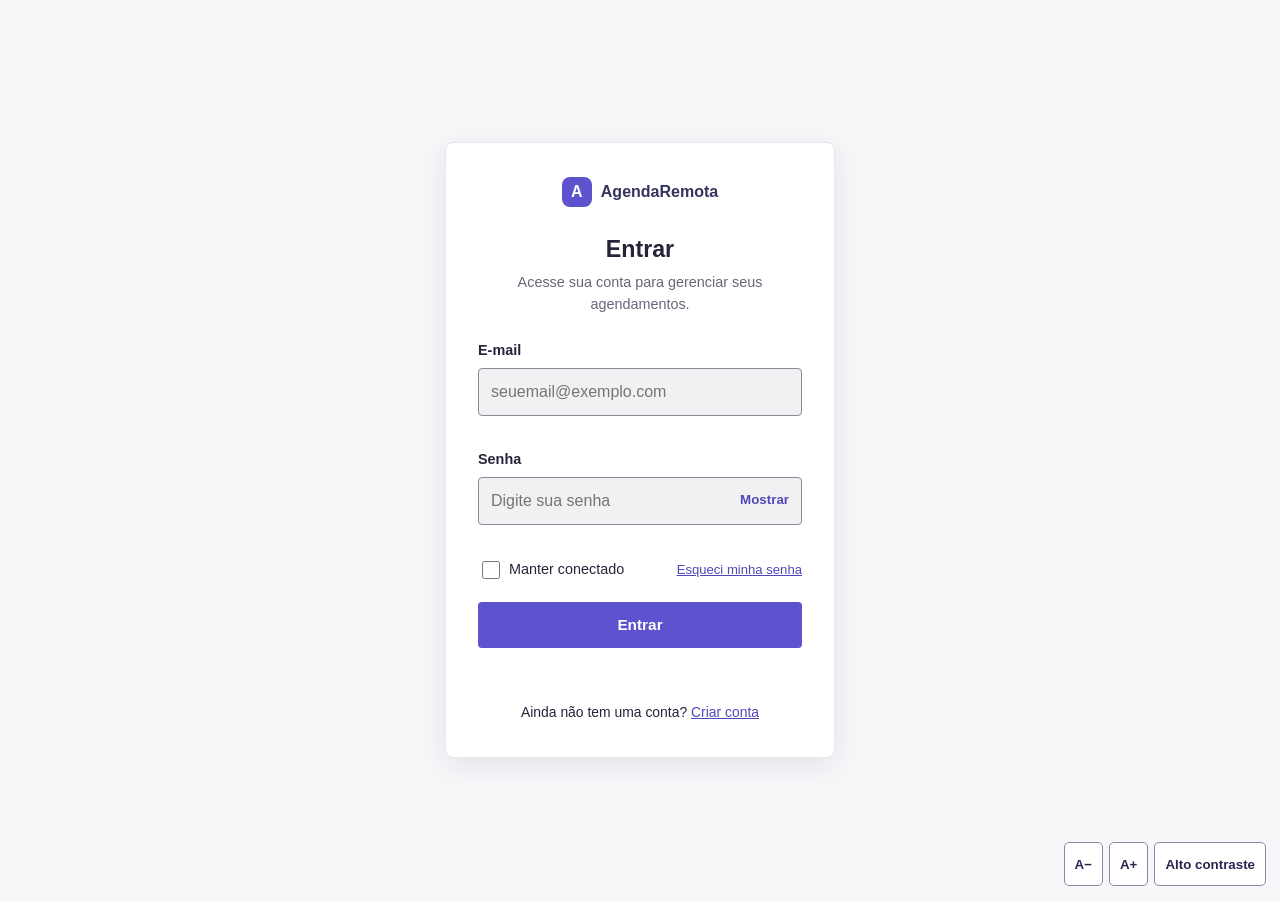
<file: index.html>
<!DOCTYPE html>
<html lang="pt-BR">
<head>
  <meta charset="UTF-8">
  <meta name="viewport" content="width=device-width, initial-scale=1.0">
  <meta name="description" content="Acesso ao portal AgendaRemota.">
  <title>Login | AgendaRemota</title>
  <link rel="stylesheet" href="style.css">
</head>
<body>
  <a class="skip-link" href="#login-form">Pular para o formulário de acesso</a>
  <main class="page">
    <section class="login" aria-labelledby="page-title">
      <div class="brand"><span class="brand-mark" aria-hidden="true">A</span><span>AgendaRemota</span></div>
      <h1 id="page-title">Entrar</h1>
      <p class="subtitle">Acesse sua conta para gerenciar seus agendamentos.</p>

      <!-- 1) LOGIN -->
      <form id="login-form" novalidate>
        <div class="field">
          <label for="email">E-mail</label>
          <input id="email" name="email" type="email" autocomplete="username" placeholder="seuemail@exemplo.com" required aria-describedby="email-error">
          <small class="error" id="email-error"></small>
        </div>
        <div class="field">
          <label for="password">Senha</label>
          <div class="password-wrap">
            <input id="password" name="password" type="password" autocomplete="current-password" placeholder="Digite sua senha" required aria-describedby="password-error">
            <button class="show-password" type="button" id="toggle-password" aria-label="Mostrar senha" aria-pressed="false">Mostrar</button>
          </div>
          <small class="error" id="password-error"></small>
        </div>
        <div class="options">
          <label class="remember"><input type="checkbox" id="remember"> <span>Manter conectado</span></label>
          <button class="text-button" type="button" id="forgot">Esqueci minha senha</button>
        </div>
        <button class="submit" type="submit" id="btn-entrar">Entrar</button>
        <p class="status" id="login-status" role="status" aria-live="polite"></p>
      </form>

      <!-- 2) VERIFICAÇÃO EM DUAS ETAPAS (MFA) -->
      <section class="mfa hidden" id="mfa-section" aria-labelledby="mfa-title">
        <h2 id="mfa-title">Verificação adicional</h2>
        <p>Para esta demonstração, confirme o código de seis dígitos abaixo.</p>
        <p class="demo-code">Código de demonstração: <strong>123456</strong></p>
        <label for="mfa-code">Código de verificação</label>
        <input id="mfa-code" inputmode="numeric" autocomplete="one-time-code" maxlength="6" placeholder="000000" aria-describedby="mfa-error">
        <small class="error" id="mfa-error" role="alert"></small>
        <button class="submit" id="verify-mfa" type="button">Confirmar código</button>
        <button class="text-button" id="mfa-back" type="button">Voltar</button>
      </section>

      <!-- 3) CADASTRO (criar conta) -->
      <section class="cadastro hidden" id="cadastro-section" aria-label="Criar conta">
        <form id="cadastro-form" novalidate>
          <div class="field">
            <label for="reg-nome">Nome completo</label>
            <input id="reg-nome" type="text" autocomplete="name" placeholder="Maria Souza" required aria-describedby="reg-nome-error">
            <small class="error" id="reg-nome-error"></small>
          </div>
          <div class="field">
            <label for="reg-email">E-mail</label>
            <input id="reg-email" type="email" autocomplete="email" placeholder="seuemail@exemplo.com" required aria-describedby="reg-email-error">
            <small class="error" id="reg-email-error"></small>
          </div>
          <div class="field">
            <label for="reg-telefone">Telefone (opcional)</label>
            <input id="reg-telefone" type="tel" inputmode="numeric" autocomplete="tel" placeholder="21 99999-9999" aria-describedby="reg-telefone-error">
            <small class="error" id="reg-telefone-error"></small>
          </div>
          <div class="field">
            <label for="reg-senha">Senha</label>
            <input id="reg-senha" type="password" autocomplete="new-password" placeholder="Mínimo de 6 caracteres" required aria-describedby="reg-senha-error">
            <small class="error" id="reg-senha-error"></small>
          </div>
          <div class="field">
            <label for="reg-confirma">Confirmar senha</label>
            <input id="reg-confirma" type="password" autocomplete="new-password" placeholder="Repita a senha" required aria-describedby="reg-confirma-error">
            <small class="error" id="reg-confirma-error"></small>
          </div>
          <div class="field">
            <label class="consent"><input type="checkbox" id="reg-aceite" aria-describedby="reg-aceite-error"> <span>Concordo em usar meus dados apenas para o atendimento no AgendaRemota.</span></label>
            <small class="error" id="reg-aceite-error"></small>
          </div>
          <button class="submit" type="submit" id="btn-cadastrar">Criar conta</button>
          <p class="status" id="cadastro-status" role="status" aria-live="polite"></p>
        </form>
        <button class="text-button" id="voltar-login" type="button">Já tenho conta, entrar</button>
      </section>

      <p class="signup" id="signup">Ainda não tem uma conta? <a href="#" id="register">Criar conta</a></p>
    </section>
  </main>

  <div id="anuncio" class="sr-only" role="status" aria-live="polite"></div>

  <div class="accessibility-tools" role="group" aria-label="Opções de acessibilidade">
    <button type="button" id="font-decrease" aria-label="Diminuir tamanho da fonte">A−</button>
    <button type="button" id="font-increase" aria-label="Aumentar tamanho da fonte">A+</button>
    <button type="button" id="contrast-toggle" aria-pressed="false">Alto contraste</button>
  </div>

  <script src="comum.js"></script>
  <script src="script.js"></script>
</body>
</html>
</file>
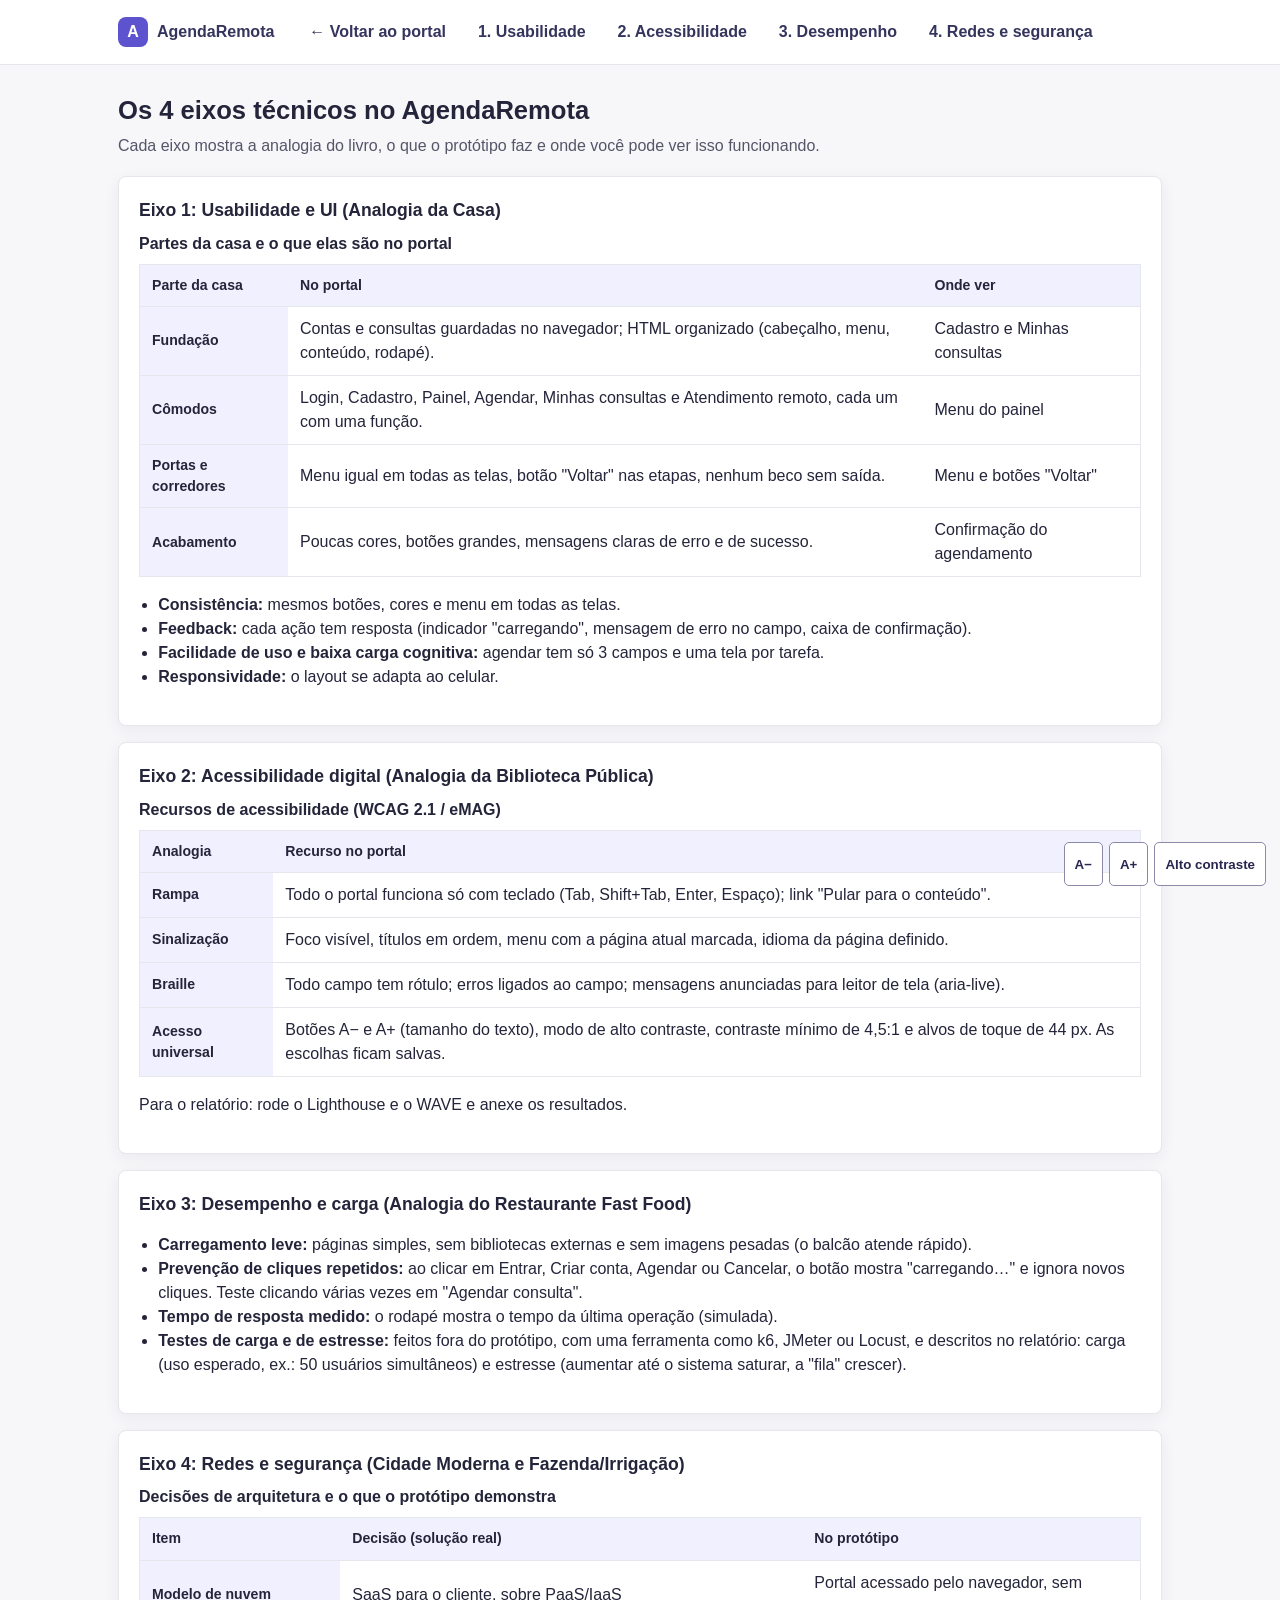
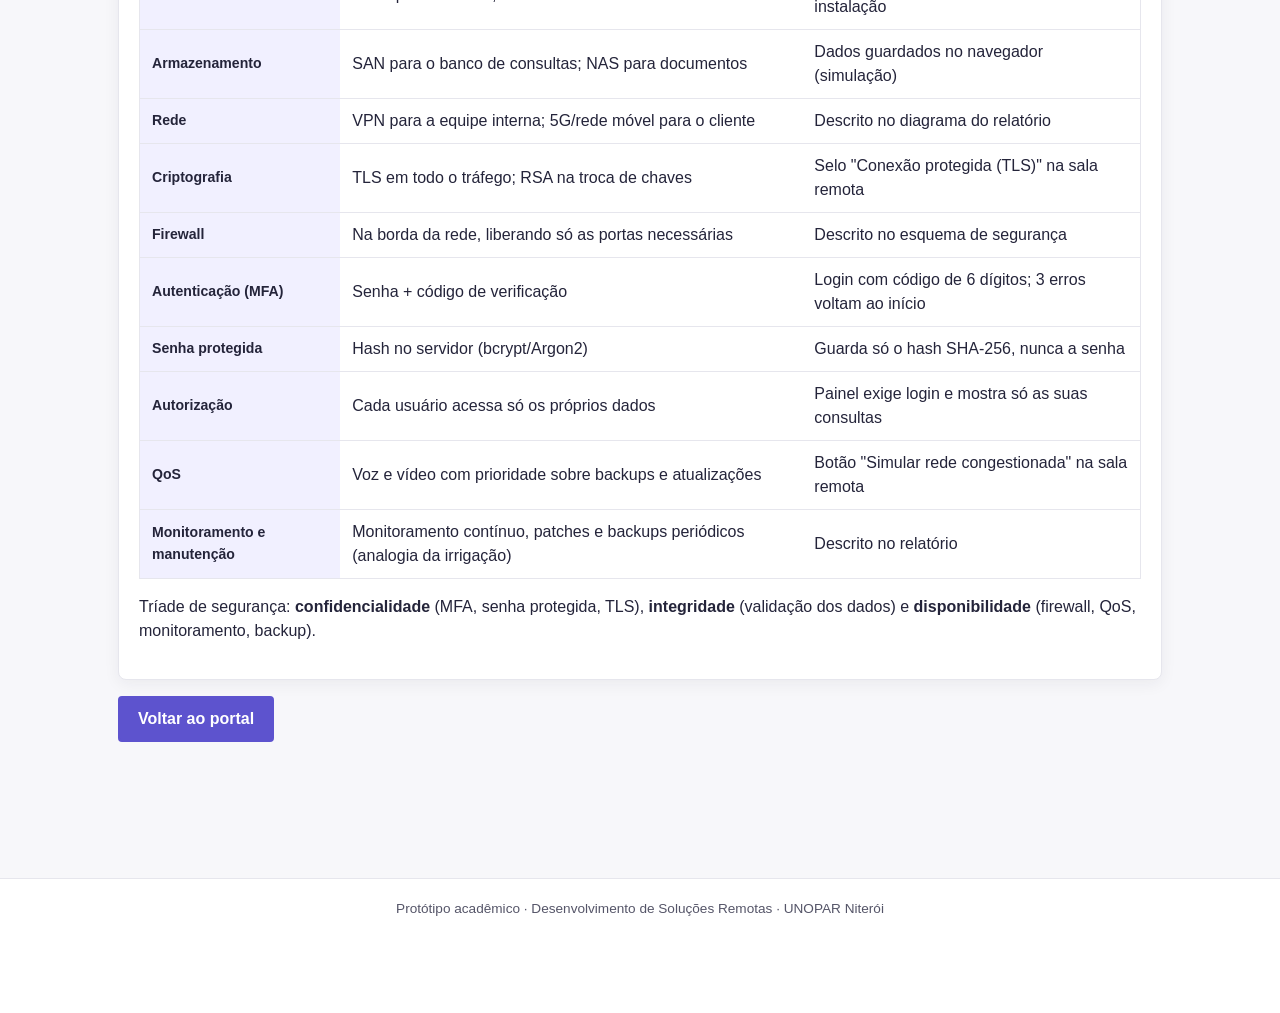
<file: eixos.html>
<!DOCTYPE html>
<html lang="pt-BR">
<head>
  <meta charset="UTF-8">
  <meta name="viewport" content="width=device-width, initial-scale=1.0">
  <meta name="description" content="Como o protótipo AgendaRemota atende aos 4 eixos técnicos do projeto.">
  <title>Os 4 eixos técnicos | AgendaRemota</title>
  <link rel="stylesheet" href="style.css">
</head>
<body>
  <a class="skip-link" href="#conteudo">Pular para o conteúdo principal</a>

  <header class="topo">
    <div class="topo-in">
      <div class="brand"><span class="brand-mark" aria-hidden="true">A</span><span>AgendaRemota</span></div>
      <nav class="menu" aria-label="Navegação principal">
        <a href="index.html">← Voltar ao portal</a>
        <a href="#eixo1">1. Usabilidade</a>
        <a href="#eixo2">2. Acessibilidade</a>
        <a href="#eixo3">3. Desempenho</a>
        <a href="#eixo4">4. Redes e segurança</a>
      </nav>
    </div>
  </header>

  <main id="conteudo" class="painel">
    <h1>Os 4 eixos técnicos no AgendaRemota</h1>
    <p class="lead">Cada eixo mostra a analogia do livro, o que o protótipo faz e onde você pode ver isso funcionando.</p>

    <section id="eixo1" aria-labelledby="t1" class="cartao">
      <h2 id="t1">Eixo 1: Usabilidade e UI (Analogia da Casa)</h2>
      <div class="tabela-wrap"><table>
        <caption>Partes da casa e o que elas são no portal</caption>
        <thead><tr><th scope="col">Parte da casa</th><th scope="col">No portal</th><th scope="col">Onde ver</th></tr></thead>
        <tbody>
          <tr><th scope="row">Fundação</th><td>Contas e consultas guardadas no navegador; HTML organizado (cabeçalho, menu, conteúdo, rodapé).</td><td>Cadastro e Minhas consultas</td></tr>
          <tr><th scope="row">Cômodos</th><td>Login, Cadastro, Painel, Agendar, Minhas consultas e Atendimento remoto, cada um com uma função.</td><td>Menu do painel</td></tr>
          <tr><th scope="row">Portas e corredores</th><td>Menu igual em todas as telas, botão "Voltar" nas etapas, nenhum beco sem saída.</td><td>Menu e botões "Voltar"</td></tr>
          <tr><th scope="row">Acabamento</th><td>Poucas cores, botões grandes, mensagens claras de erro e de sucesso.</td><td>Confirmação do agendamento</td></tr>
        </tbody>
      </table></div>
      <ul>
        <li><strong>Consistência:</strong> mesmos botões, cores e menu em todas as telas.</li>
        <li><strong>Feedback:</strong> cada ação tem resposta (indicador "carregando", mensagem de erro no campo, caixa de confirmação).</li>
        <li><strong>Facilidade de uso e baixa carga cognitiva:</strong> agendar tem só 3 campos e uma tela por tarefa.</li>
        <li><strong>Responsividade:</strong> o layout se adapta ao celular.</li>
      </ul>
    </section>

    <section id="eixo2" aria-labelledby="t2" class="cartao">
      <h2 id="t2">Eixo 2: Acessibilidade digital (Analogia da Biblioteca Pública)</h2>
      <div class="tabela-wrap"><table>
        <caption>Recursos de acessibilidade (WCAG 2.1 / eMAG)</caption>
        <thead><tr><th scope="col">Analogia</th><th scope="col">Recurso no portal</th></tr></thead>
        <tbody>
          <tr><th scope="row">Rampa</th><td>Todo o portal funciona só com teclado (Tab, Shift+Tab, Enter, Espaço); link "Pular para o conteúdo".</td></tr>
          <tr><th scope="row">Sinalização</th><td>Foco visível, títulos em ordem, menu com a página atual marcada, idioma da página definido.</td></tr>
          <tr><th scope="row">Braille</th><td>Todo campo tem rótulo; erros ligados ao campo; mensagens anunciadas para leitor de tela (aria-live).</td></tr>
          <tr><th scope="row">Acesso universal</th><td>Botões A− e A+ (tamanho do texto), modo de alto contraste, contraste mínimo de 4,5:1 e alvos de toque de 44 px. As escolhas ficam salvas.</td></tr>
        </tbody>
      </table></div>
      <p>Para o relatório: rode o Lighthouse e o WAVE e anexe os resultados.</p>
    </section>

    <section id="eixo3" aria-labelledby="t3" class="cartao">
      <h2 id="t3">Eixo 3: Desempenho e carga (Analogia do Restaurante Fast Food)</h2>
      <ul>
        <li><strong>Carregamento leve:</strong> páginas simples, sem bibliotecas externas e sem imagens pesadas (o balcão atende rápido).</li>
        <li><strong>Prevenção de cliques repetidos:</strong> ao clicar em Entrar, Criar conta, Agendar ou Cancelar, o botão mostra "carregando…" e ignora novos cliques. Teste clicando várias vezes em "Agendar consulta".</li>
        <li><strong>Tempo de resposta medido:</strong> o rodapé mostra o tempo da última operação (simulada).</li>
        <li><strong>Testes de carga e de estresse:</strong> feitos fora do protótipo, com uma ferramenta como k6, JMeter ou Locust, e descritos no relatório: carga (uso esperado, ex.: 50 usuários simultâneos) e estresse (aumentar até o sistema saturar, a "fila" crescer).</li>
      </ul>
    </section>

    <section id="eixo4" aria-labelledby="t4" class="cartao">
      <h2 id="t4">Eixo 4: Redes e segurança (Cidade Moderna e Fazenda/Irrigação)</h2>
      <div class="tabela-wrap"><table>
        <caption>Decisões de arquitetura e o que o protótipo demonstra</caption>
        <thead><tr><th scope="col">Item</th><th scope="col">Decisão (solução real)</th><th scope="col">No protótipo</th></tr></thead>
        <tbody>
          <tr><th scope="row">Modelo de nuvem</th><td>SaaS para o cliente, sobre PaaS/IaaS</td><td>Portal acessado pelo navegador, sem instalação</td></tr>
          <tr><th scope="row">Armazenamento</th><td>SAN para o banco de consultas; NAS para documentos</td><td>Dados guardados no navegador (simulação)</td></tr>
          <tr><th scope="row">Rede</th><td>VPN para a equipe interna; 5G/rede móvel para o cliente</td><td>Descrito no diagrama do relatório</td></tr>
          <tr><th scope="row">Criptografia</th><td>TLS em todo o tráfego; RSA na troca de chaves</td><td>Selo "Conexão protegida (TLS)" na sala remota</td></tr>
          <tr><th scope="row">Firewall</th><td>Na borda da rede, liberando só as portas necessárias</td><td>Descrito no esquema de segurança</td></tr>
          <tr><th scope="row">Autenticação (MFA)</th><td>Senha + código de verificação</td><td>Login com código de 6 dígitos; 3 erros voltam ao início</td></tr>
          <tr><th scope="row">Senha protegida</th><td>Hash no servidor (bcrypt/Argon2)</td><td>Guarda só o hash SHA-256, nunca a senha</td></tr>
          <tr><th scope="row">Autorização</th><td>Cada usuário acessa só os próprios dados</td><td>Painel exige login e mostra só as suas consultas</td></tr>
          <tr><th scope="row">QoS</th><td>Voz e vídeo com prioridade sobre backups e atualizações</td><td>Botão "Simular rede congestionada" na sala remota</td></tr>
          <tr><th scope="row">Monitoramento e manutenção</th><td>Monitoramento contínuo, patches e backups periódicos (analogia da irrigação)</td><td>Descrito no relatório</td></tr>
        </tbody>
      </table></div>
      <p>Tríade de segurança: <strong>confidencialidade</strong> (MFA, senha protegida, TLS), <strong>integridade</strong> (validação dos dados) e <strong>disponibilidade</strong> (firewall, QoS, monitoramento, backup).</p>
    </section>

    <p><a class="botao" href="index.html">Voltar ao portal</a></p>
  </main>

  <footer class="rodape">
    <p>Protótipo acadêmico · Desenvolvimento de Soluções Remotas · UNOPAR Niterói</p>
  </footer>

  <div class="accessibility-tools" role="group" aria-label="Opções de acessibilidade">
    <button type="button" id="font-decrease" aria-label="Diminuir tamanho da fonte">A−</button>
    <button type="button" id="font-increase" aria-label="Aumentar tamanho da fonte">A+</button>
    <button type="button" id="contrast-toggle" aria-pressed="false">Alto contraste</button>
  </div>

  <script src="comum.js"></script>
</body>
</html>
</file>
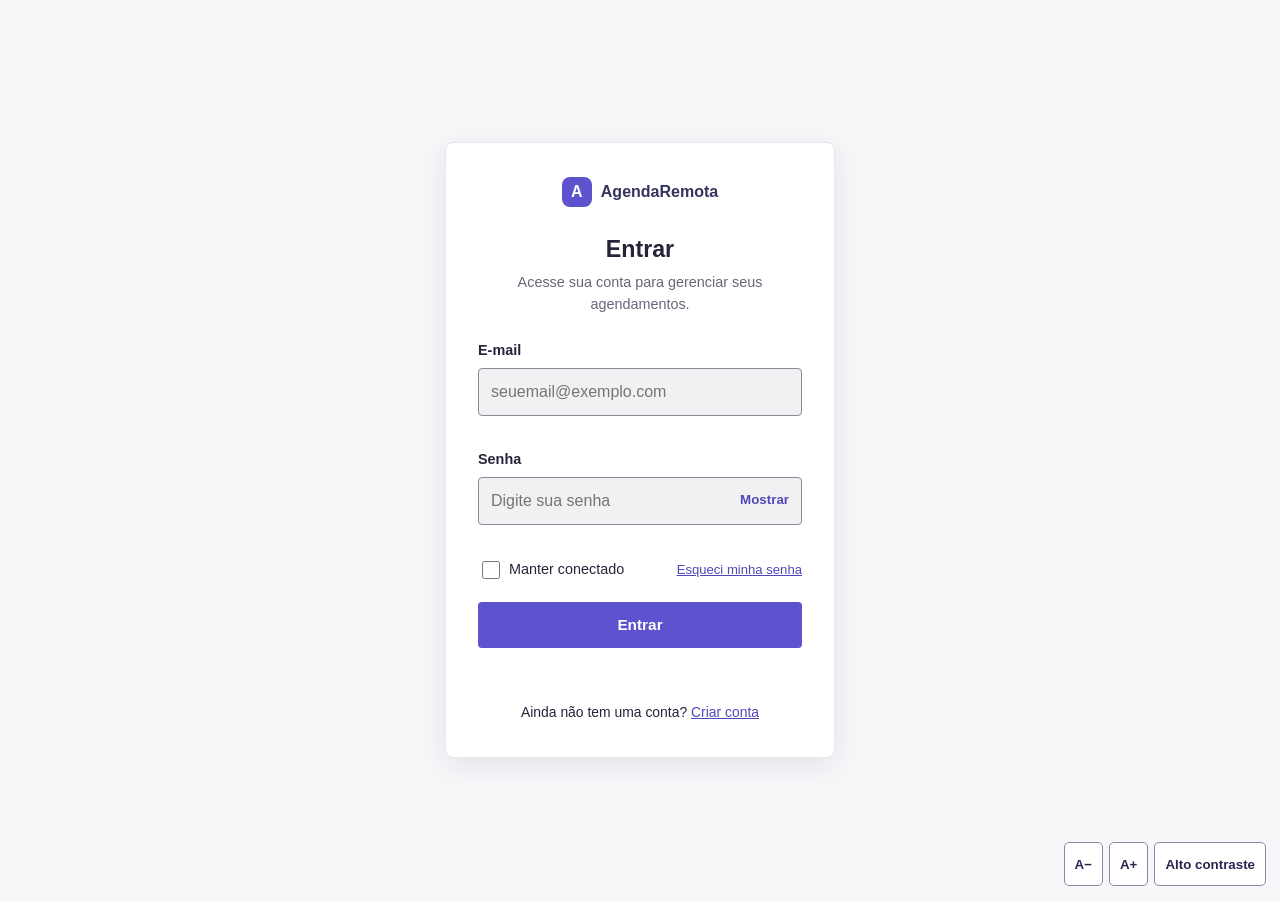
<file: painel.html>
<!DOCTYPE html>
<html lang="pt-BR">
<head>
  <meta charset="UTF-8">
  <meta name="viewport" content="width=device-width, initial-scale=1.0">
  <meta name="description" content="Painel do usuário do AgendaRemota: agende consultas, veja seus atendimentos e entre na sala remota.">
  <title>Painel | AgendaRemota</title>
  <link rel="stylesheet" href="style.css">
</head>
<body>
  <a class="skip-link" href="#conteudo">Pular para o conteúdo principal</a>

  <!-- Cabeçalho e menu iguais em todas as telas (consistência) -->
  <header class="topo">
    <div class="topo-in">
      <div class="brand"><span class="brand-mark" aria-hidden="true">A</span><span>AgendaRemota</span></div>
      <nav class="menu" aria-label="Navegação principal">
        <a href="#inicio">Painel</a>
        <a href="#agendar">Agendar consulta</a>
        <a href="#consultas">Minhas consultas</a>
        <a href="#atendimento">Atendimento remoto</a>
      </nav>
      <div class="usuario">
        <span id="usuario-nome"></span>
        <button type="button" class="botao sec pequeno" id="btn-sair">Sair</button>
      </div>
    </div>
  </header>

  <main id="conteudo" class="painel">

    <!-- ============ PAINEL DO USUÁRIO ============ -->
    <section id="tela-inicio" data-tela hidden>
      <h1 id="ola">Olá!</h1>
      <p class="lead">Aqui você centraliza tudo: agendar, acompanhar e entrar no atendimento.</p>
      <div class="cartoes">
        <div class="cartao">
          <h2>Próxima consulta</h2>
          <p class="numero" id="proxima-hora">—</p>
          <p id="proxima-detalhe">Você não tem consultas marcadas.</p>
        </div>
        <div class="cartao">
          <h2>Consultas agendadas</h2>
          <p class="numero" id="total-agendadas">0</p>
          <div class="acoes">
            <a class="botao" href="#agendar">Agendar consulta</a>
            <a class="botao sec" href="#consultas">Ver minhas consultas</a>
          </div>
        </div>
        <div class="cartao">
          <h2>Atendimento remoto</h2>
          <p>Entre na sala de vídeo e chat (demonstração).</p>
          <div class="acoes"><a class="botao sec" href="#atendimento">Abrir sala</a></div>
        </div>
        <div class="cartao">
          <h2>Seu cadastro</h2>
          <dl class="dados">
            <dt>Nome</dt><dd id="cad-nome"></dd>
            <dt>E-mail</dt><dd id="cad-email"></dd>
            <dt>Telefone</dt><dd id="cad-telefone"></dd>
            <dt>Conta criada em</dt><dd id="cad-data"></dd>
          </dl>
        </div>
      </div>
    </section>

    <!-- ============ AGENDAR CONSULTA ============ -->
    <section id="tela-agendar" data-tela hidden>
      <h1>Agendar consulta</h1>
      <p class="lead">Escolha o tipo de atendimento, a data e o horário.</p>
      <form id="form-agendar" class="formulario" novalidate>
        <div class="field">
          <label for="tipo">Tipo de atendimento</label>
          <select id="tipo" required aria-describedby="tipo-erro">
            <option value="">Selecione…</option>
            <option value="clinico">Atendimento clínico (teleconsulta)</option>
            <option value="suporte">Suporte técnico</option>
            <option value="rh">Atendimento de RH</option>
          </select>
          <small class="error" id="tipo-erro"></small>
        </div>
        <div class="field">
          <label for="data">Data</label>
          <input id="data" type="date" required aria-describedby="data-ajuda data-erro">
          <small class="ajuda" id="data-ajuda">Atendemos de segunda a sexta, nos próximos 30 dias.</small>
          <small class="error" id="data-erro"></small>
        </div>
        <div class="field">
          <label for="hora">Horário</label>
          <select id="hora" required disabled aria-describedby="hora-info hora-erro">
            <option value="">Escolha uma data primeiro</option>
          </select>
          <small class="ajuda" id="hora-info" role="status" aria-live="polite"></small>
          <small class="error" id="hora-erro"></small>
        </div>
        <button class="submit" type="submit" id="btn-agendar">Agendar consulta</button>
      </form>

      <!-- Confirmação: mostra que a consulta foi agendada -->
      <div id="confirmacao" class="confirmacao" tabindex="-1" hidden>
        <h2>✔ Consulta agendada com sucesso!</h2>
        <dl class="dados">
          <dt>Protocolo</dt><dd id="conf-id"></dd>
          <dt>Atendimento</dt><dd id="conf-tipo"></dd>
          <dt>Data</dt><dd id="conf-data"></dd>
          <dt>Horário</dt><dd id="conf-hora"></dd>
          <dt>Situação</dt><dd><span class="selo agendado">Agendado</span></dd>
        </dl>
        <p class="ajuda" id="conf-email"></p>
        <div class="acoes">
          <a class="botao" href="#consultas">Ver minhas consultas</a>
          <button type="button" class="botao sec" id="agendar-outra">Agendar outra</button>
        </div>
      </div>
    </section>

    <!-- ============ MINHAS CONSULTAS ============ -->
    <section id="tela-consultas" data-tela hidden>
      <h1>Minhas consultas</h1>
      <p class="lead">Veja seus agendamentos, entre na sala ou cancele.</p>
      <div id="aviso-consultas" class="aviso" tabindex="-1" role="status" hidden></div>
      <div id="lista-consultas"></div>
      <div class="acoes"><a class="botao" href="#agendar">Agendar nova consulta</a></div>
    </section>

    <!-- ============ ATENDIMENTO REMOTO (DEMONSTRAÇÃO) ============ -->
    <section id="tela-atendimento" data-tela hidden>
      <h1>Atendimento remoto</h1>
      <p class="lead" id="sala-info"></p>
      <p class="ajuda">Área demonstrativa: nenhuma câmera ou microfone é usado e as respostas do atendente são simuladas.</p>

      <div class="sala">
        <div class="video" role="img" aria-label="Vídeo do atendente João Lima (simulado)">
          <div><div class="avatar" aria-hidden="true">J</div>Atendente João Lima</div>
          <span class="selo-conexao">🔒 Conexão protegida (TLS) · simulada</span>
        </div>
        <div class="video eu" role="img" aria-label="Sua imagem (simulada)">
          <div><div class="avatar" aria-hidden="true" id="avatar-eu">V</div>Você</div>
        </div>
      </div>

      <div class="controles" role="group" aria-label="Controles da chamada">
        <button type="button" class="botao sec" id="btn-mic" aria-pressed="false">Microfone: ligado</button>
        <button type="button" class="botao sec" id="btn-cam" aria-pressed="false">Câmera: ligada</button>
        <button type="button" class="botao sec" id="btn-rede" aria-pressed="false">Simular rede congestionada</button>
        <button type="button" class="botao perigo" id="btn-encerrar">Encerrar chamada</button>
      </div>
      <p class="qualidade" id="qualidade" role="status" aria-live="polite"></p>

      <div class="chat cartao">
        <h2>Chat</h2>
        <div id="mensagens" role="log" aria-live="polite" aria-label="Mensagens do chat"></div>
        <form id="form-chat" class="chat-form" novalidate>
          <label for="msg" class="sr-only">Digite sua mensagem</label>
          <input id="msg" type="text" autocomplete="off" placeholder="Digite sua mensagem">
          <button type="submit" class="botao" id="btn-enviar">Enviar</button>
        </form>
      </div>
    </section>

  </main>

  <footer class="rodape">
    <p><a href="eixos.html">Como este protótipo atende aos 4 eixos técnicos</a></p>
    <p id="tempo-resposta">Tempo da última operação: —</p>
    <p>Protótipo acadêmico: os dados ficam apenas neste navegador. Atendimento, e-mails e conexão são simulados.</p>
  </footer>

  <div id="anuncio" class="sr-only" role="status" aria-live="polite"></div>

  <dialog id="dlg" aria-labelledby="dlg-titulo">
    <h2 id="dlg-titulo">Cancelar consulta?</h2>
    <p id="dlg-texto"></p>
    <div class="acoes">
      <button type="button" class="botao perigo" id="dlg-sim">Sim, cancelar</button>
      <button type="button" class="botao sec" id="dlg-nao">Não, manter</button>
    </div>
  </dialog>

  <div class="accessibility-tools" role="group" aria-label="Opções de acessibilidade">
    <button type="button" id="font-decrease" aria-label="Diminuir tamanho da fonte">A−</button>
    <button type="button" id="font-increase" aria-label="Aumentar tamanho da fonte">A+</button>
    <button type="button" id="contrast-toggle" aria-pressed="false">Alto contraste</button>
  </div>

  <script src="comum.js"></script>
  <script src="painel.js"></script>
</body>
</html>
</file>
<file: style.css>
/* =====================================================================
   AgendaRemota – estilos
   Mantém a identidade do projeto original (roxo, cartões brancos, cantos suaves).
   ===================================================================== */
* { box-sizing: border-box; }
:root { font-size: 16px; }
body { margin: 0; min-height: 100vh; background: #f7f7fa; color: #24243a; font-family: Arial, Helvetica, sans-serif; line-height: 1.5; }
.page { min-height: 100vh; display: grid; place-items: center; padding: 32px 18px; }
.login { width: min(100%, 390px); background: #fff; padding: 34px 32px; border: 1px solid #e6e6ed; border-radius: 8px; box-shadow: 0 8px 28px rgba(28,27,55,.09); }
.brand { display:flex; align-items:center; justify-content:center; gap:9px; font-weight:700; color:#35345d; margin-bottom:25px; }
/* Roxo levemente mais escuro que o original (#756be8) para o texto branco ter contraste mínimo de 4,5:1 (WCAG 1.4.3) */
.brand-mark { display:grid; place-items:center; width:30px; height:30px; border-radius:8px; background:#5d53ce; color:#fff; }
h1 { text-align:center; font-size:1.45rem; margin:0 0 5px; }
.subtitle { text-align:center; color:#666678; font-size:.9rem; margin:0 0 25px; }
.field { margin-bottom:16px; }
label { display:block; font-weight:600; font-size:.9rem; margin-bottom:6px; }
input:not([type=checkbox]), select { width:100%; min-height:46px; border:1px solid #8a8a99; border-radius:4px; padding:11px 12px; font:inherit; color:#24243a; background:#f1f1f3; }
input[aria-invalid="true"], select[aria-invalid="true"] { border:2px solid #a12626; }
input:focus-visible, select:focus-visible, button:focus-visible, a:focus-visible, [tabindex="-1"]:focus-visible { outline:3px solid #3025a8; outline-offset:3px; }
[tabindex="-1"]:focus:not(:focus-visible) { outline:none; }
.password-wrap { position:relative; }
.password-wrap input { padding-right:82px; }
.show-password { position:absolute; right:7px; top:7px; min-height:32px; border:0; background:transparent; color:#5148b8; padding:6px; cursor:pointer; font-weight:600; }
.options { display:flex; align-items:center; justify-content:space-between; gap:8px; margin:5px 0 20px; font-size:.82rem; }
.remember { display:flex; align-items:center; gap:6px; font-weight:400; margin:0; }
.remember input { width:18px; height:18px; }
.text-button, .signup a { border:0; padding:0; background:none; color:#5148b8; text-decoration:underline; cursor:pointer; font:inherit; }
.submit { width:100%; min-height:46px; border:0; border-radius:4px; background:#5d53ce; color:white; font-size:.96rem; font-weight:700; cursor:pointer; }
.submit:hover { background:#4a41b5; }
.submit[aria-disabled="true"] { opacity:.7; cursor:not-allowed; }
.status { min-height:22px; margin:10px 0 0; font-size:.87rem; color:#a12626; }
.status.ok { color:#1b5e20; font-weight:600; }
.error { display:block; min-height:17px; color:#a12626; font-size:.8rem; }
.signup { text-align:center; font-size:.87rem; margin:22px 0 0; }
.mfa, .cadastro { margin-top:22px; padding-top:18px; border-top:1px solid #e7e7ed; }
.mfa h2 { font-size:1.1rem; margin:0 0 8px; }
.mfa p { font-size:.88rem; color:#555568; }
.demo-code { background:#f1f0ff; padding:9px; border-radius:4px; color:#393277 !important; }
.mfa .submit { margin-top:12px; }
.mfa .text-button, .cadastro .text-button { display:block; margin:14px auto 0; min-height:32px; }
.hidden { display:none; }
.hint { color:#555568; font-size:.8rem; display:block; margin-top:4px; }
.consent { display:flex; gap:8px; align-items:flex-start; font-weight:400; font-size:.85rem; }
.consent input { width:20px; height:20px; margin-top:2px; flex:none; }
.carregando { display:inline-block; width:1em; height:1em; border:3px solid rgba(255,255,255,.45); border-top-color:#fff; border-radius:50%; animation:gira .8s linear infinite; vertical-align:-2px; margin-right:.5rem; }
@keyframes gira { to { transform:rotate(360deg); } }

.accessibility-tools { position:fixed; right:14px; bottom:14px; display:flex; gap:6px; flex-wrap:wrap; justify-content:flex-end; z-index:20; }
.accessibility-tools button { min-height:44px; border:1px solid #8a89a8; background:#fff; color:#29264f; border-radius:5px; padding:8px 10px; cursor:pointer; font-weight:600; }
.accessibility-tools button[aria-pressed="true"] { background:#29264f; color:#fff; }
.skip-link { position:absolute; left:-9999px; top:8px; background:#fff; color:#111; padding:10px; z-index:30; }
.skip-link:focus { left:8px; }
.sr-only { position:absolute; width:1px; height:1px; overflow:hidden; clip:rect(0 0 0 0); white-space:nowrap; }
@media (prefers-reduced-motion: reduce) { * { animation-duration:.01ms !important; transition:none !important; } }

/* =====================================================================
   PAINEL DO USUÁRIO (painel.html)
   ===================================================================== */
.topo { background:#fff; border-bottom:1px solid #e6e6ed; }
.topo-in { max-width:1080px; margin:0 auto; padding:10px 18px; display:flex; flex-wrap:wrap; align-items:center; gap:10px 22px; }
.topo .brand { margin:0; }
.menu { display:flex; flex-wrap:wrap; gap:6px; flex:1; }
.menu a { min-height:44px; display:inline-flex; align-items:center; padding:0 12px; border-radius:6px; color:#35345d; text-decoration:none; font-weight:600; border:1px solid transparent; }
.menu a:hover { background:#f1f0ff; }
.menu a[aria-current="page"] { background:#ebe9ff; border-color:#5d53ce; color:#2f2989; }
.usuario { display:flex; align-items:center; gap:10px; font-size:.9rem; }

.painel { max-width:1080px; margin:0 auto; padding:26px 18px 120px; }
.painel h1 { text-align:left; font-size:1.6rem; }
.painel h2 { font-size:1.1rem; margin:0 0 8px; }
.lead { color:#555568; margin:0 0 18px; }
.cartoes { display:grid; grid-template-columns:repeat(auto-fit, minmax(260px, 1fr)); gap:16px; margin:18px 0; }
.cartao { background:#fff; border:1px solid #e6e6ed; border-radius:8px; padding:20px; box-shadow:0 4px 16px rgba(28,27,55,.06); }
.numero { font-size:2rem; font-weight:700; color:#35345d; margin:0; line-height:1.2; }
.acoes { display:flex; flex-wrap:wrap; gap:10px; margin-top:14px; }
.botao { min-height:46px; padding:0 18px; border-radius:4px; font:inherit; font-weight:700; cursor:pointer; border:2px solid #5d53ce; background:#5d53ce; color:#fff; text-decoration:none; display:inline-flex; align-items:center; justify-content:center; }
.botao:hover { background:#4a41b5; border-color:#4a41b5; }
.botao.sec { background:#fff; color:#3f379f; }
.botao.sec:hover { background:#f1f0ff; }
.botao.perigo { background:#fff; color:#a12626; border-color:#a12626; }
.botao.perigo:hover { background:#fdecec; }
.botao.pequeno { min-height:44px; padding:0 12px; font-size:.9rem; }
.botao[aria-disabled="true"], .botao:disabled { opacity:.6; cursor:not-allowed; }

dl.dados { display:grid; grid-template-columns:max-content 1fr; gap:6px 14px; margin:0; font-size:.92rem; }
dl.dados dt { font-weight:700; }
dl.dados dd { margin:0; word-break:break-word; }

.formulario { max-width:480px; background:#fff; padding:24px; border:1px solid #e6e6ed; border-radius:8px; box-shadow:0 4px 16px rgba(28,27,55,.06); }
.formulario .submit { margin-top:6px; }
.ajuda { color:#555568; font-size:.82rem; display:block; margin-top:4px; }

.confirmacao { max-width:480px; margin-top:18px; padding:18px 20px; border:2px solid #1b5e20; background:#f0faf1; border-radius:8px; }
.confirmacao h2 { color:#1b5e20; }
.aviso { max-width:760px; padding:12px 16px; margin:0 0 14px; border:2px solid #1b5e20; background:#f0faf1; border-radius:8px; font-weight:600; }

.tabela-wrap { overflow-x:auto; }
table { width:100%; border-collapse:collapse; background:#fff; border:1px solid #e6e6ed; }
caption { text-align:left; font-weight:700; padding:0 0 8px; }
th, td { text-align:left; padding:10px 12px; border-bottom:1px solid #e6e6ed; vertical-align:middle; }
th { background:#f1f0ff; font-size:.88rem; }
.selo { display:inline-block; border:1px solid #8a8a99; border-radius:999px; padding:1px 10px; font-size:.82rem; white-space:nowrap; }
.selo.agendado::before { content:"● "; color:#3f379f; }
.selo.cancelado::before { content:"✕ "; color:#a12626; }
.selo.realizado::before { content:"✔ "; color:#1b5e20; }

dialog { max-width:440px; width:calc(100% - 2rem); border:2px solid #5d53ce; border-radius:10px; padding:20px; color:#24243a; background:#fff; }
dialog::backdrop { background:rgba(0,0,0,.6); }
dialog h2 { margin-top:0; }

/* Atendimento remoto (demonstração) */
.sala { display:grid; grid-template-columns:2fr 1fr; gap:14px; max-width:820px; }
.video { position:relative; min-height:250px; background:#24243a; color:#fff; border-radius:8px; display:grid; place-items:center; text-align:center; padding:16px; }
.video.eu { min-height:120px; background:#3a3956; align-self:end; }
.avatar { display:grid; place-items:center; width:80px; height:80px; border-radius:50%; background:#5d53ce; font-size:2.2rem; font-weight:700; margin:0 auto 8px; }
.video.eu .avatar { width:52px; height:52px; font-size:1.4rem; }
.selo-conexao { position:absolute; left:10px; bottom:10px; background:rgba(0,0,0,.65); padding:4px 10px; border-radius:999px; font-size:.78rem; }
.controles { display:flex; flex-wrap:wrap; gap:10px; margin:12px 0; }
.botao[aria-pressed="true"], .botao.sec[aria-pressed="true"]:hover { background:#29264f; border-color:#29264f; color:#fff; }
.qualidade { max-width:820px; padding:10px 14px; border:1px solid #8a8a99; border-radius:8px; background:#fff; font-size:.9rem; margin:8px 0; }
.chat { max-width:820px; margin-top:18px; }
#mensagens { min-height:130px; max-height:260px; overflow-y:auto; padding:8px; border:1px solid #d8d8e0; border-radius:6px; background:#fafafd; margin-bottom:10px; }
.msg-chat { margin:6px 0; padding:8px 12px; border-radius:8px; max-width:88%; }
.msg-chat.eu { background:#ebe9ff; margin-left:auto; }
.msg-chat.atendente { background:#fff; border:1px solid #d8d8e0; }
.chat-form { display:flex; gap:8px; align-items:stretch; }
.chat-form input { flex:1; }
.chat-form .botao { flex:none; }

footer.rodape { background:#fff; border-top:1px solid #e6e6ed; padding:16px 18px 90px; text-align:center; color:#555568; font-size:.85rem; }
footer.rodape p { margin:4px 0; }

@media (max-width:700px) { .sala { grid-template-columns:1fr; } }
@media (max-width:480px) {
  .login { padding:28px 21px; }
  .accessibility-tools { left:10px; right:10px; }
  dl.dados { grid-template-columns:1fr; }
}

/* =====================================================================
   ALTO CONTRASTE
   ===================================================================== */
body.high-contrast { background:#000; color:#fff; }
body.high-contrast .login, body.high-contrast input:not([type=checkbox]), body.high-contrast select, body.high-contrast .accessibility-tools button { background:#000; color:#fff; border:2px solid #fff; }
body.high-contrast .accessibility-tools button[aria-pressed="true"] { background:#ff0; color:#000; }
body.high-contrast .subtitle, body.high-contrast .mfa p, body.high-contrast .lead, body.high-contrast .hint, body.high-contrast .ajuda, body.high-contrast footer.rodape { color:#fff; }
body.high-contrast .brand { color:#fff; }
body.high-contrast .brand-mark { background:#ff0; color:#000; }
body.high-contrast .submit, body.high-contrast .botao { background:#ff0; color:#000; border-color:#ff0; }
body.high-contrast .botao.sec, body.high-contrast .botao.perigo { background:#000; color:#ff0; border-color:#ff0; }
body.high-contrast .botao[aria-pressed="true"] { background:#fff; color:#000; border-color:#fff; }
body.high-contrast .text-button, body.high-contrast .signup a, body.high-contrast .show-password, body.high-contrast a { color:#ff0; }
body.high-contrast .demo-code { background:#222; color:#ff0 !important; }
body.high-contrast .error, body.high-contrast .status { color:#ff8a80; }
body.high-contrast .status.ok { color:#69f0ae; }
body.high-contrast .carregando { border-color:rgba(0,0,0,.4); border-top-color:#000; }
body.high-contrast .topo, body.high-contrast .cartao, body.high-contrast .formulario, body.high-contrast .qualidade, body.high-contrast dialog, body.high-contrast footer.rodape { background:#000; color:#fff; border-color:#fff; }
body.high-contrast .menu a { color:#ff0; }
body.high-contrast .menu a:hover, body.high-contrast .menu a[aria-current="page"] { background:#222; border-color:#ff0; color:#ff0; }
body.high-contrast .numero { color:#fff; }
body.high-contrast table, body.high-contrast th, body.high-contrast td { background:#000; color:#fff; border-color:#fff; }
body.high-contrast .confirmacao, body.high-contrast .aviso { background:#000; color:#fff; border-color:#69f0ae; }
body.high-contrast .confirmacao h2 { color:#69f0ae; }
body.high-contrast .video, body.high-contrast .video.eu { background:#000; border:2px solid #fff; }
body.high-contrast .avatar { background:#ff0; color:#000; }
body.high-contrast #mensagens, body.high-contrast .msg-chat { background:#000; color:#fff; border:1px solid #fff; }
body.high-contrast input:focus-visible, body.high-contrast select:focus-visible, body.high-contrast button:focus-visible, body.high-contrast a:focus-visible { outline-color:#0ff; }

.painel > section.cartao { margin-bottom:16px; }
.painel ul { padding-left:1.2rem; }

@media (max-width:700px) { .menu { order:3; flex-basis:100%; } .usuario { margin-left:auto; } }
</file>
